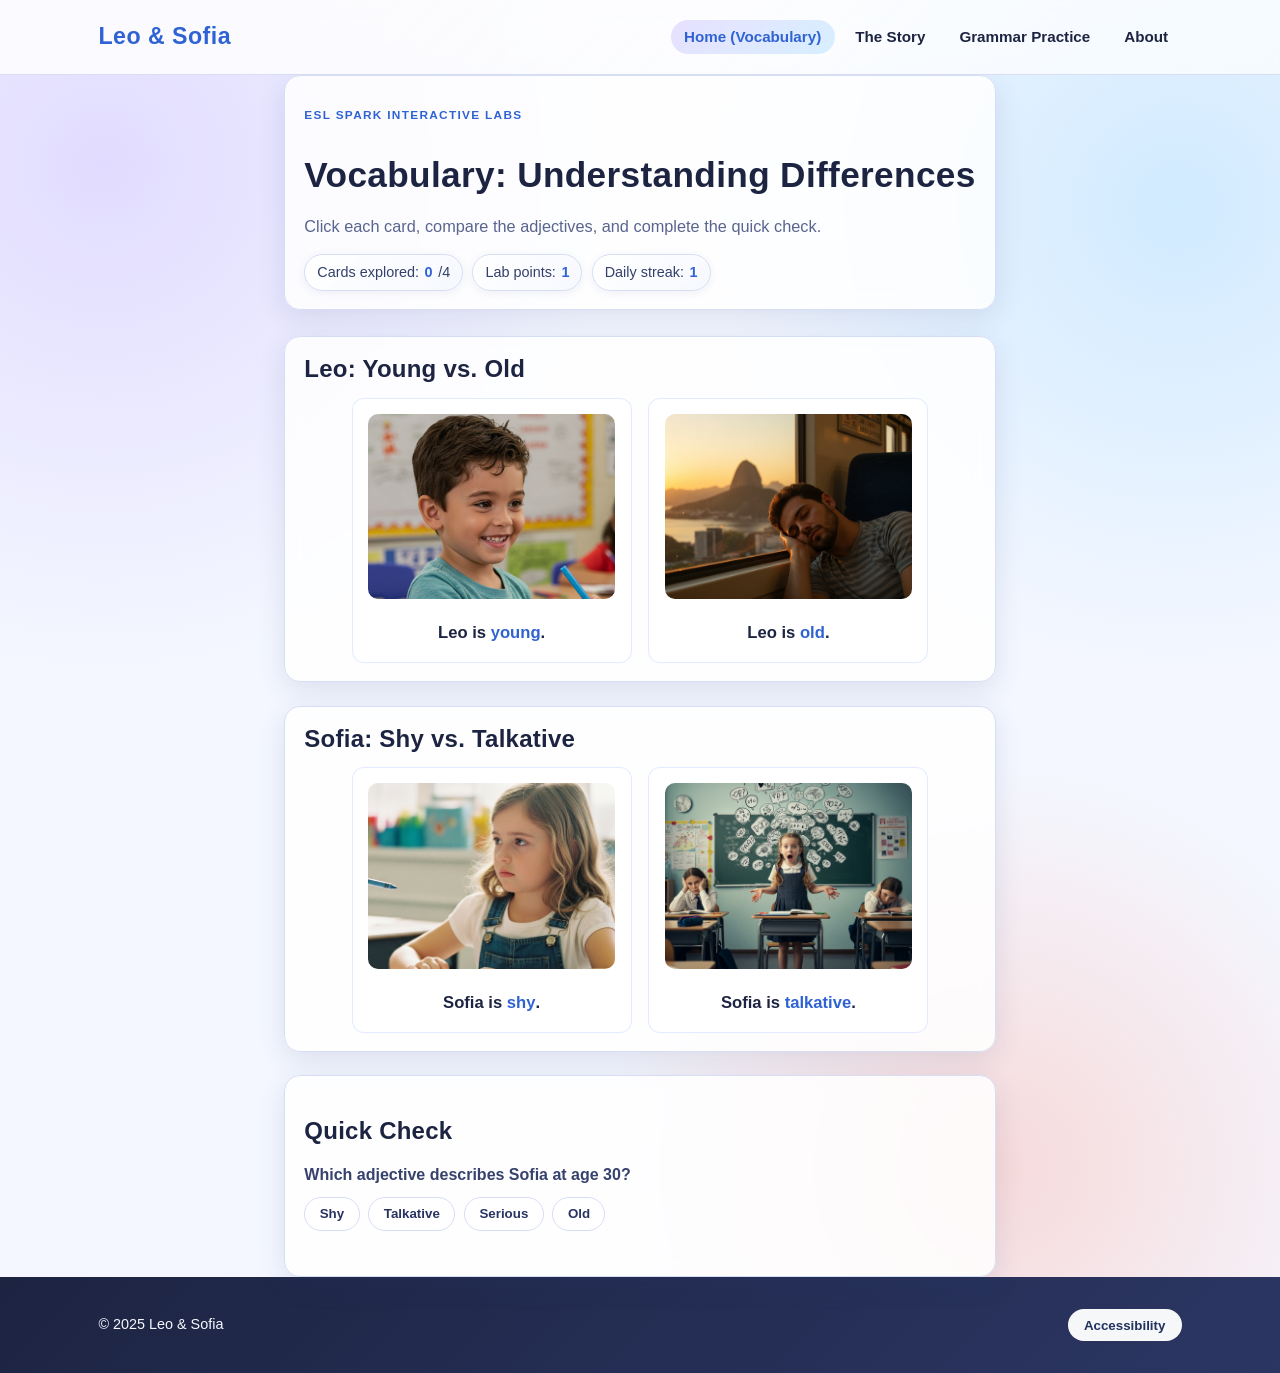
<file: index.html>
<!DOCTYPE html>
<html lang="en">
<head>
    <meta charset="UTF-8">
    <meta name="viewport" content="width=device-width, initial-scale=1.0">
    <title>Leo & Sofia: Vocabulary</title>
    <meta http-equiv="Content-Security-Policy" content="default-src 'self'; script-src 'self'; style-src 'self'; img-src 'self' data:; media-src 'self';">
    <link rel="stylesheet" href="css/main.css">
    <link rel="stylesheet" href="css/high-contrast.css">
</head>
<body>

    <header class="site-header">
        <div class="container">
            <a href="index.html" class="site-title">Leo & Sofia</a>
            <nav class="main-nav">
                <button class="nav-toggle" id="navToggle" aria-controls="primaryNav" aria-expanded="false" aria-label="Toggle navigation">
                    <span class="hamburger"></span>
                </button>
                <ul id="primaryNav" class="nav-links">
                    <li><a href="index.html" class="active">Home (Vocabulary)</a></li>
                    <li><a href="story.html">The Story</a></li>
                    <li><a href="grammar.html">Grammar Practice</a></li>
                    <li><a href="about.html">About</a></li>
                </ul>
            </nav>
        </div>
    </header>

    <main class="container">
        <section class="spark-intro" aria-labelledby="vocabTitle">
            <p class="eyebrow">ESL Spark Interactive Labs</p>
            <h2 id="vocabTitle">Vocabulary: Understanding Differences</h2>
            <p class="instructions">Click each card, compare the adjectives, and complete the quick check.</p>
            <div class="lab-stats" aria-live="polite">
                <span class="stat-pill">Cards explored: <strong id="cardsExploredCount">0</strong>/4</span>
                <span class="stat-pill">Lab points: <strong data-progress-points>0</strong></span>
                <span class="stat-pill">Daily streak: <strong data-progress-streak>0</strong></span>
            </div>
        </section>

        <section class="vocabulary-section">
            <h3>Leo: Young vs. Old</h3>
            <div class="contrast-pair">
                <div class="image-container" data-word="young" tabindex="0" role="button" aria-label="View Young Leo">
                    <img src="images/leo_young.jpg" alt="A photorealistic image of a joyful, 10-year-old boy named Leo, laughing heartily.">
                    <p class="caption">Leo is <strong>young</strong>.</p>
                </div>
                <div class="image-container" data-word="old" tabindex="0" role="button" aria-label="View Old Leo">
                    <img src="images/leo_old.jpg" alt="A photorealistic image of the same man, Leo, now 85 and sitting thoughtfully in a chair.">
                    <p class="caption">Leo is <strong>old</strong>.</p>
                </div>
            </div>
        </section>

        <section class="vocabulary-section">
            <h3>Sofia: Shy vs. Talkative</h3>
            <div class="contrast-pair">
                <div class="image-container" data-word="shy" tabindex="0" role="button" aria-label="View Shy Sofia">
                    <img src="images/sofia_shy.jpg" alt="A photorealistic image of a shy, 16-year-old girl named Sofia, looking down nervously at a party.">
                    <p class="caption">Sofia is <strong>shy</strong>.</p>
                </div>
                <div class="image-container" data-word="talkative" tabindex="0" role="button" aria-label="View Talkative Sofia">
                    <img src="images/sofia_talkative.jpg" alt="A photorealistic image of the same woman, Sofia, now 30 and talking animatedly at a cafe.">
                    <p class="caption">Sofia is <strong>talkative</strong>.</p>
                </div>
            </div>
        </section>

        <section class="spark-card quick-check" id="vocabQuickCheck" aria-labelledby="quickCheckTitle">
            <h3 id="quickCheckTitle">Quick Check</h3>
            <p class="question-text">Which adjective describes Sofia at age 30?</p>
            <div class="choice-row" role="group" aria-label="Quick check answer options">
                <button type="button" class="choice-btn" data-choice="shy">Shy</button>
                <button type="button" class="choice-btn" data-choice="talkative">Talkative</button>
                <button type="button" class="choice-btn" data-choice="serious">Serious</button>
                <button type="button" class="choice-btn" data-choice="old">Old</button>
            </div>
            <p id="vocabFeedback" class="inline-feedback" aria-live="polite"></p>
        </section>
    </main>

    <footer class="site-footer">
        <div class="footer-content container">
            <p>&copy; 2025 Leo & Sofia</p>
            <button id="contrastToggle" title="Toggle High Contrast Mode">Accessibility</button>
        </div>
    </footer>

    <script src="js/common.js" defer></script>
    <script src="js/index.js" defer></script>
</body>
</html>
</file>
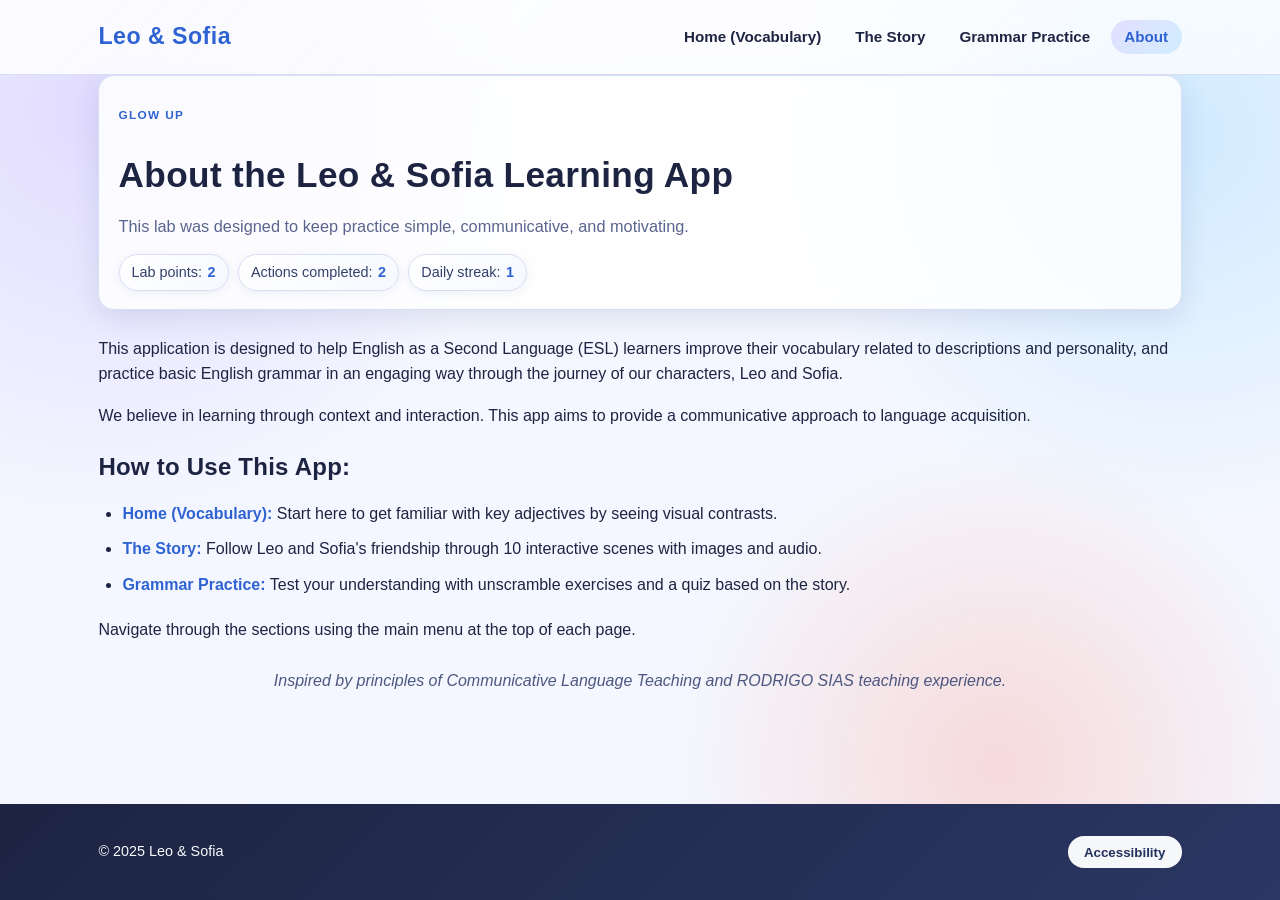
<file: about.html>
<!DOCTYPE html>
<html lang="en">
<head>
    <meta charset="UTF-8">
    <meta name="viewport" content="width=device-width, initial-scale=1.0">
    <title>Leo & Sofia: About This App</title>
    <meta http-equiv="Content-Security-Policy" content="default-src 'self'; script-src 'self'; style-src 'self'; img-src 'self' data:; media-src 'self';">
    <link rel="stylesheet" href="css/main.css">
    <link rel="stylesheet" href="css/high-contrast.css">
</head>
<body>

    <header class="site-header">
        <div class="container">
            <a href="index.html" class="site-title">Leo & Sofia</a>
            <nav class="main-nav">
                <button class="nav-toggle" id="navToggle" aria-controls="primaryNav" aria-expanded="false" aria-label="Toggle navigation">
                    <span class="hamburger"></span>
                </button>
                <ul id="primaryNav" class="nav-links">
                    <li><a href="index.html">Home (Vocabulary)</a></li>
                    <li><a href="story.html">The Story</a></li>
                    <li><a href="grammar.html">Grammar Practice</a></li>
                    <li><a href="about.html" class="active">About</a></li>
                </ul>
            </nav>
        </div>
    </header>

    <main class="container">
        <section class="spark-intro about-intro" aria-labelledby="aboutTitle">
            <p class="eyebrow">Glow Up</p>
            <h2 id="aboutTitle">About the Leo & Sofia Learning App</h2>
            <p class="instructions">This lab was designed to keep practice simple, communicative, and motivating.</p>
            <div class="lab-stats" aria-live="polite">
                <span class="stat-pill">Lab points: <strong data-progress-points>0</strong></span>
                <span class="stat-pill">Actions completed: <strong data-progress-actions>0</strong></span>
                <span class="stat-pill">Daily streak: <strong data-progress-streak>0</strong></span>
            </div>
        </section>
        
        <p>This application is designed to help English as a Second Language (ESL) learners improve their vocabulary related to descriptions and personality, and practice basic English grammar in an engaging way through the journey of our characters, Leo and Sofia.</p>
        
        <p>We believe in learning through context and interaction. This app aims to provide a communicative approach to language acquisition.</p>
        
        <h3>How to Use This App:</h3>
        <ul class="how-to-list">
            <li><strong>Home (Vocabulary):</strong> Start here to get familiar with key adjectives by seeing visual contrasts.</li>
            <li><strong>The Story:</strong> Follow Leo and Sofia's friendship through 10 interactive scenes with images and audio.</li>
            <li><strong>Grammar Practice:</strong> Test your understanding with unscramble exercises and a quiz based on the story.</li>
        </ul>
        
        <p>Navigate through the sections using the main menu at the top of each page.</p>
        
        <p class="credits"><em>Inspired by principles of Communicative Language Teaching and RODRIGO SIAS teaching experience.</em></p>

    </main>

    <footer class="site-footer">
        <div class="footer-content container">
            <p>&copy; 2025 Leo & Sofia</p>
            <button id="contrastToggle" title="Toggle High Contrast Mode">Accessibility</button>
        </div>
    </footer>

    <script src="js/common.js" defer></script>
</body>
</html>
</file>
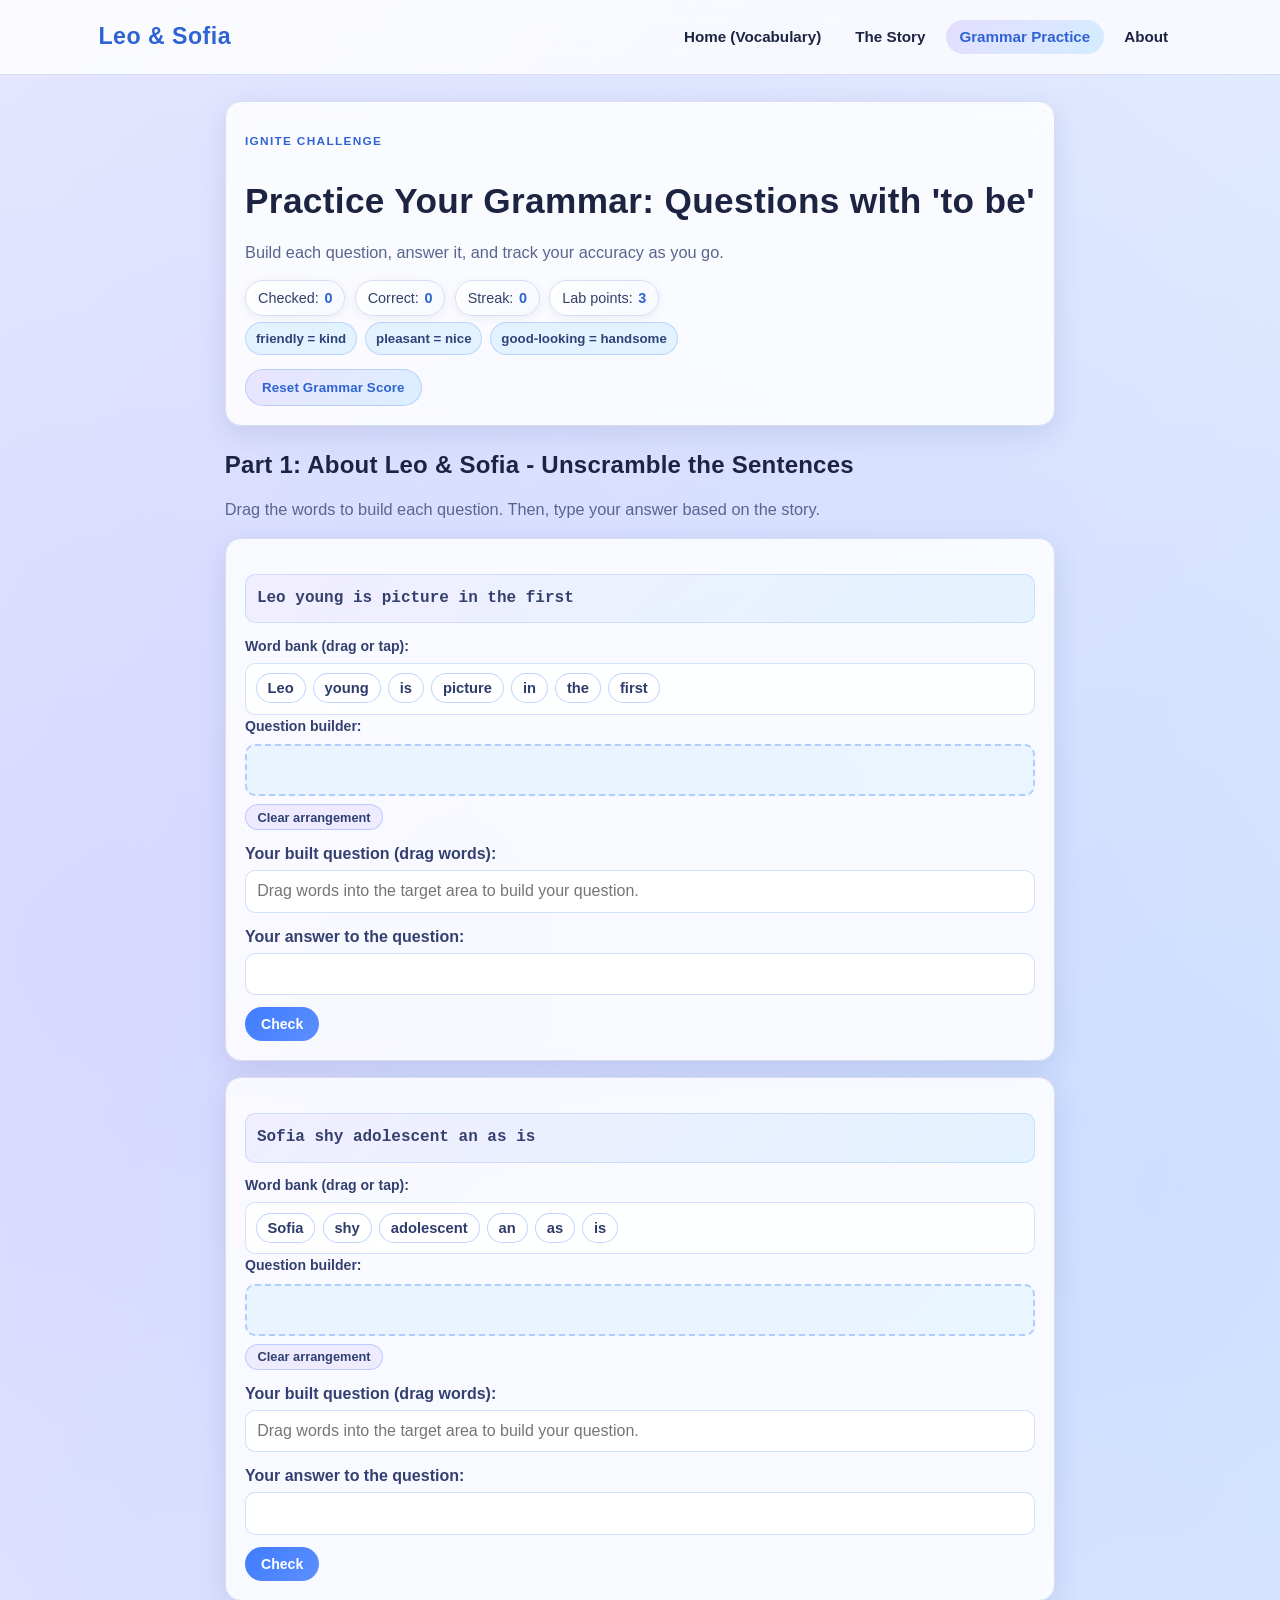
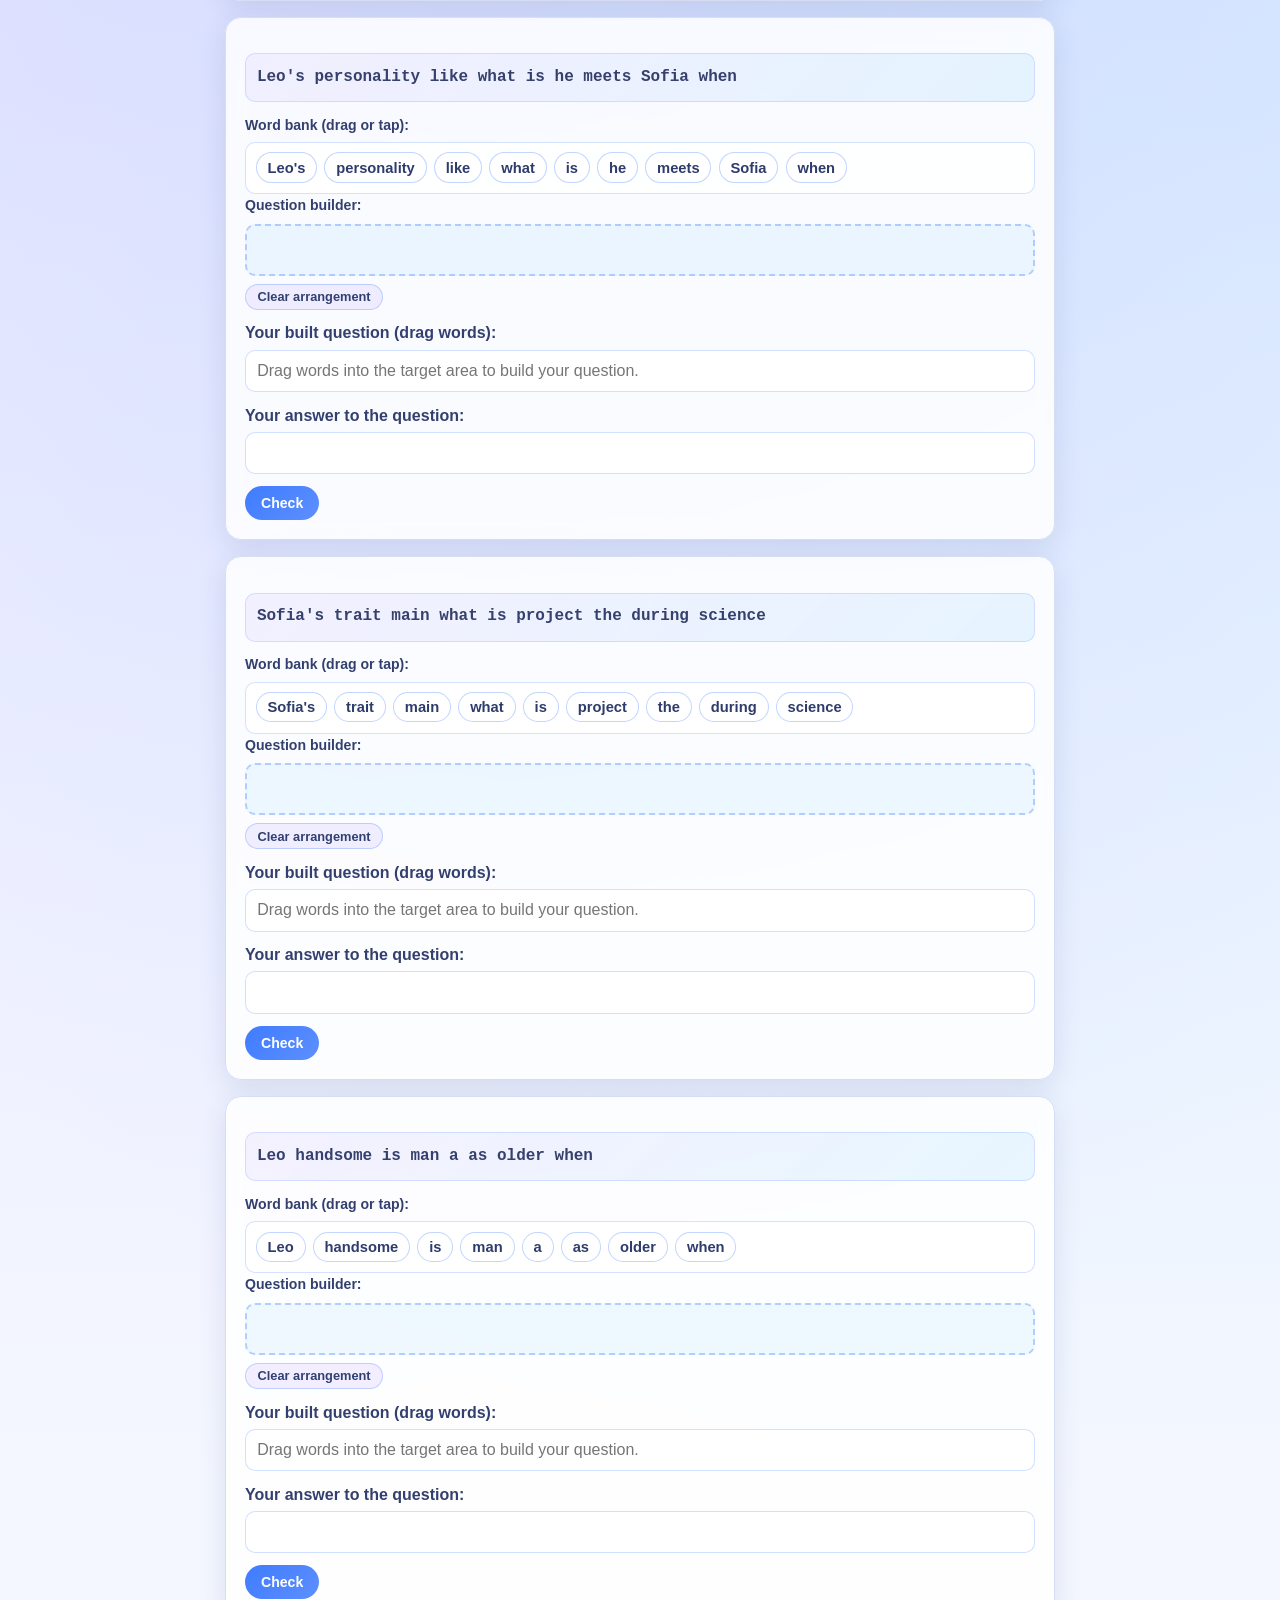
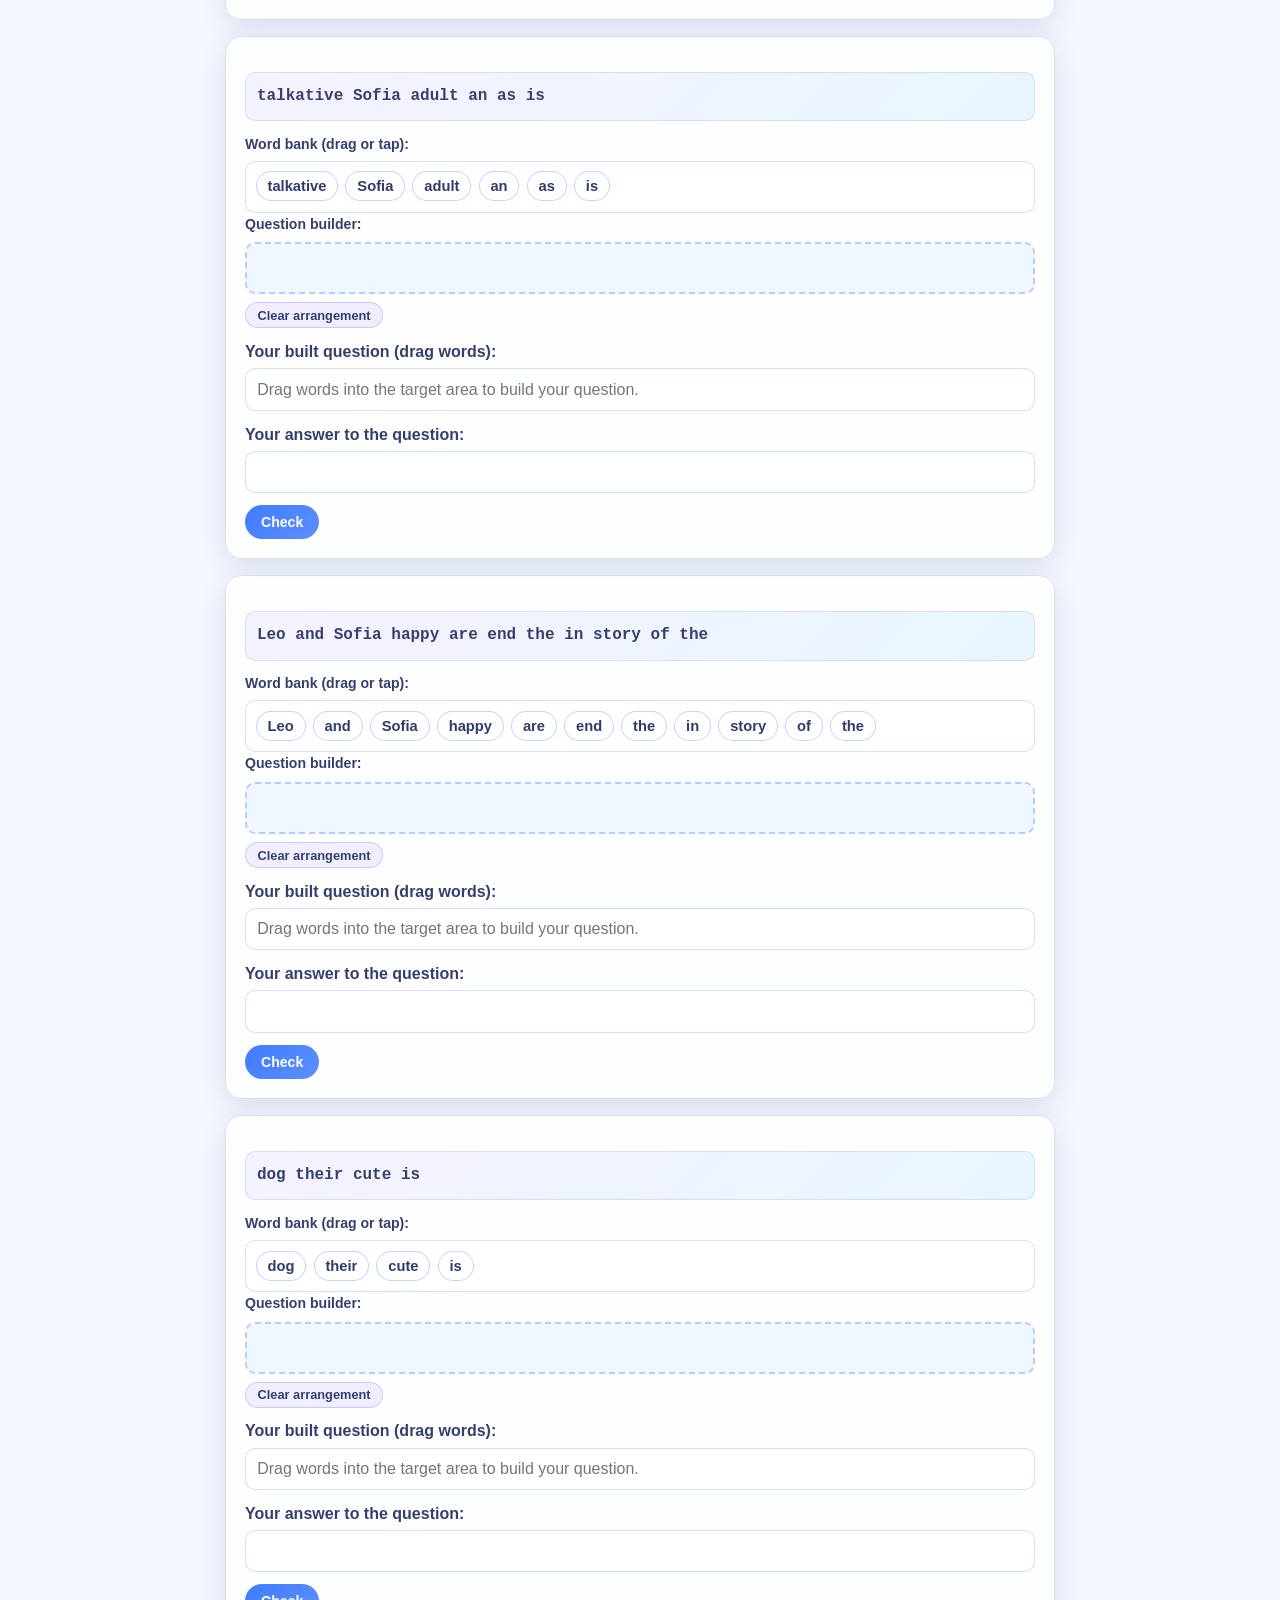
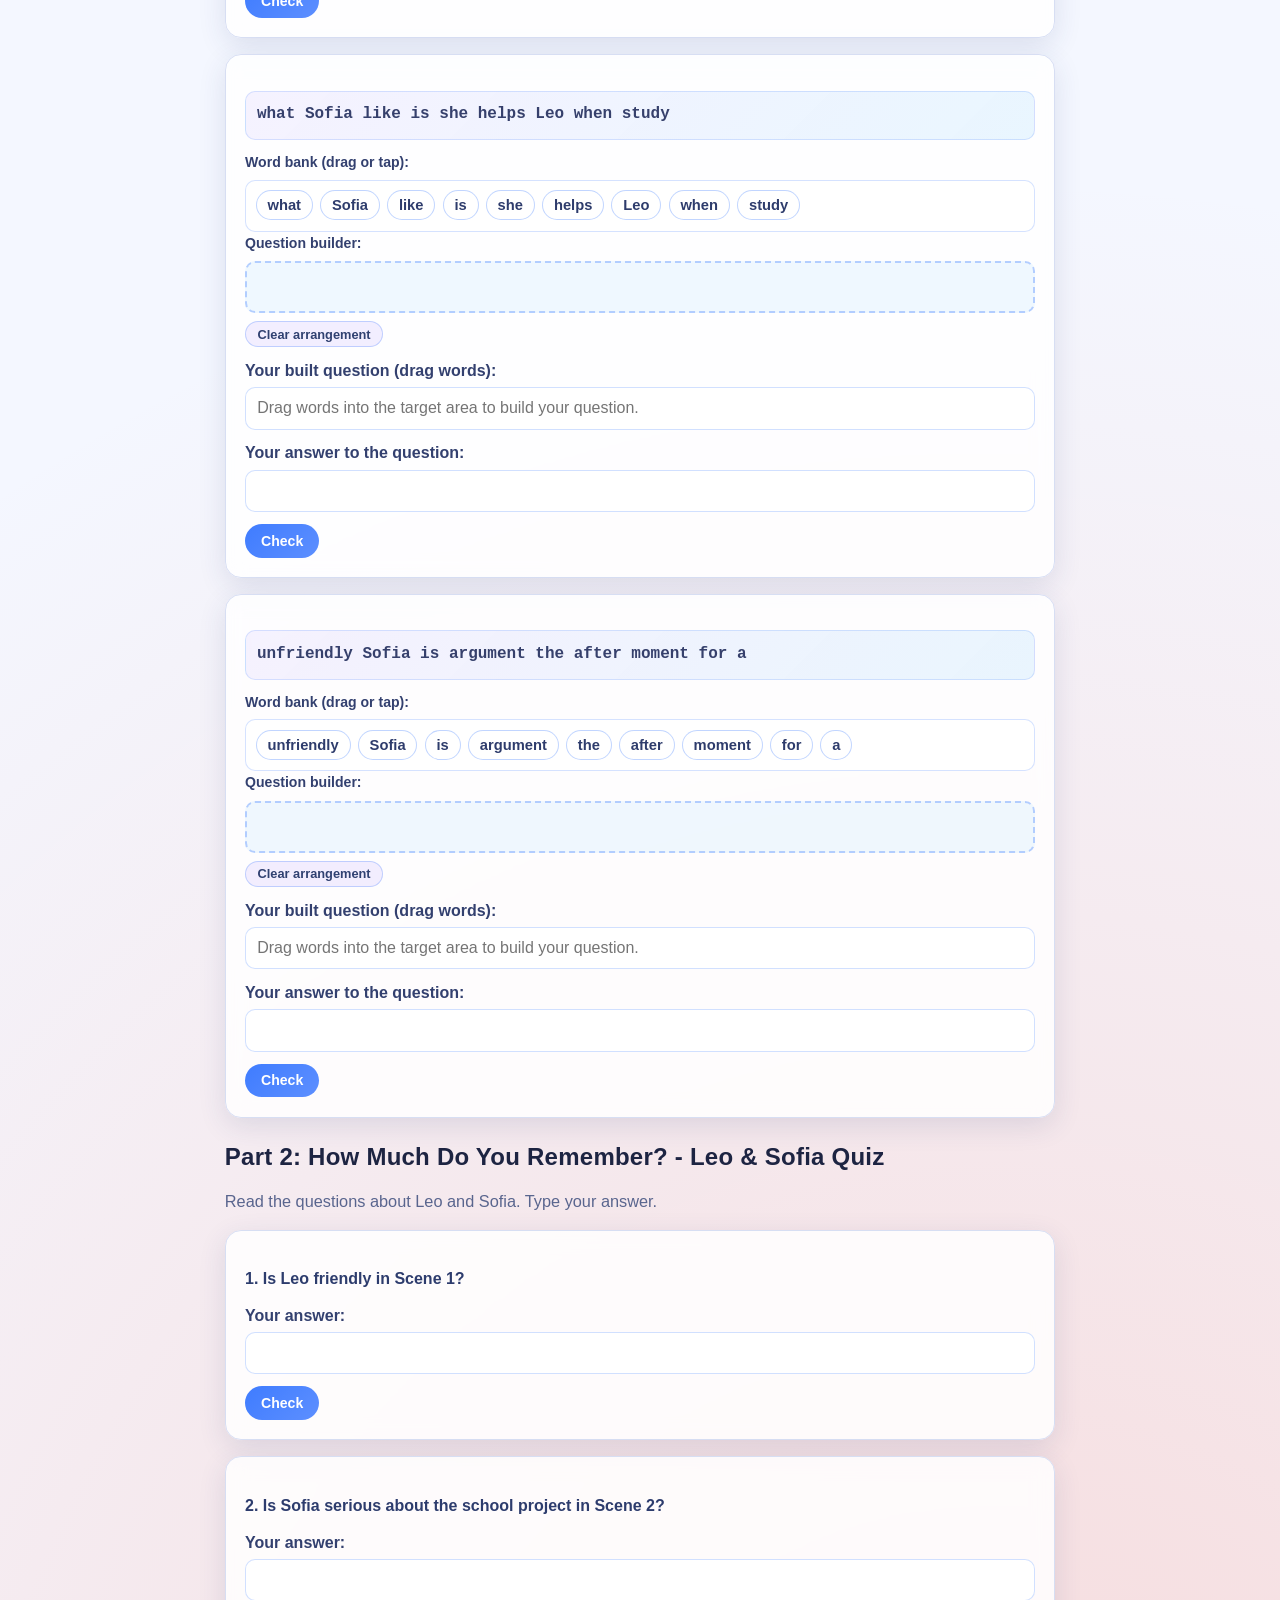
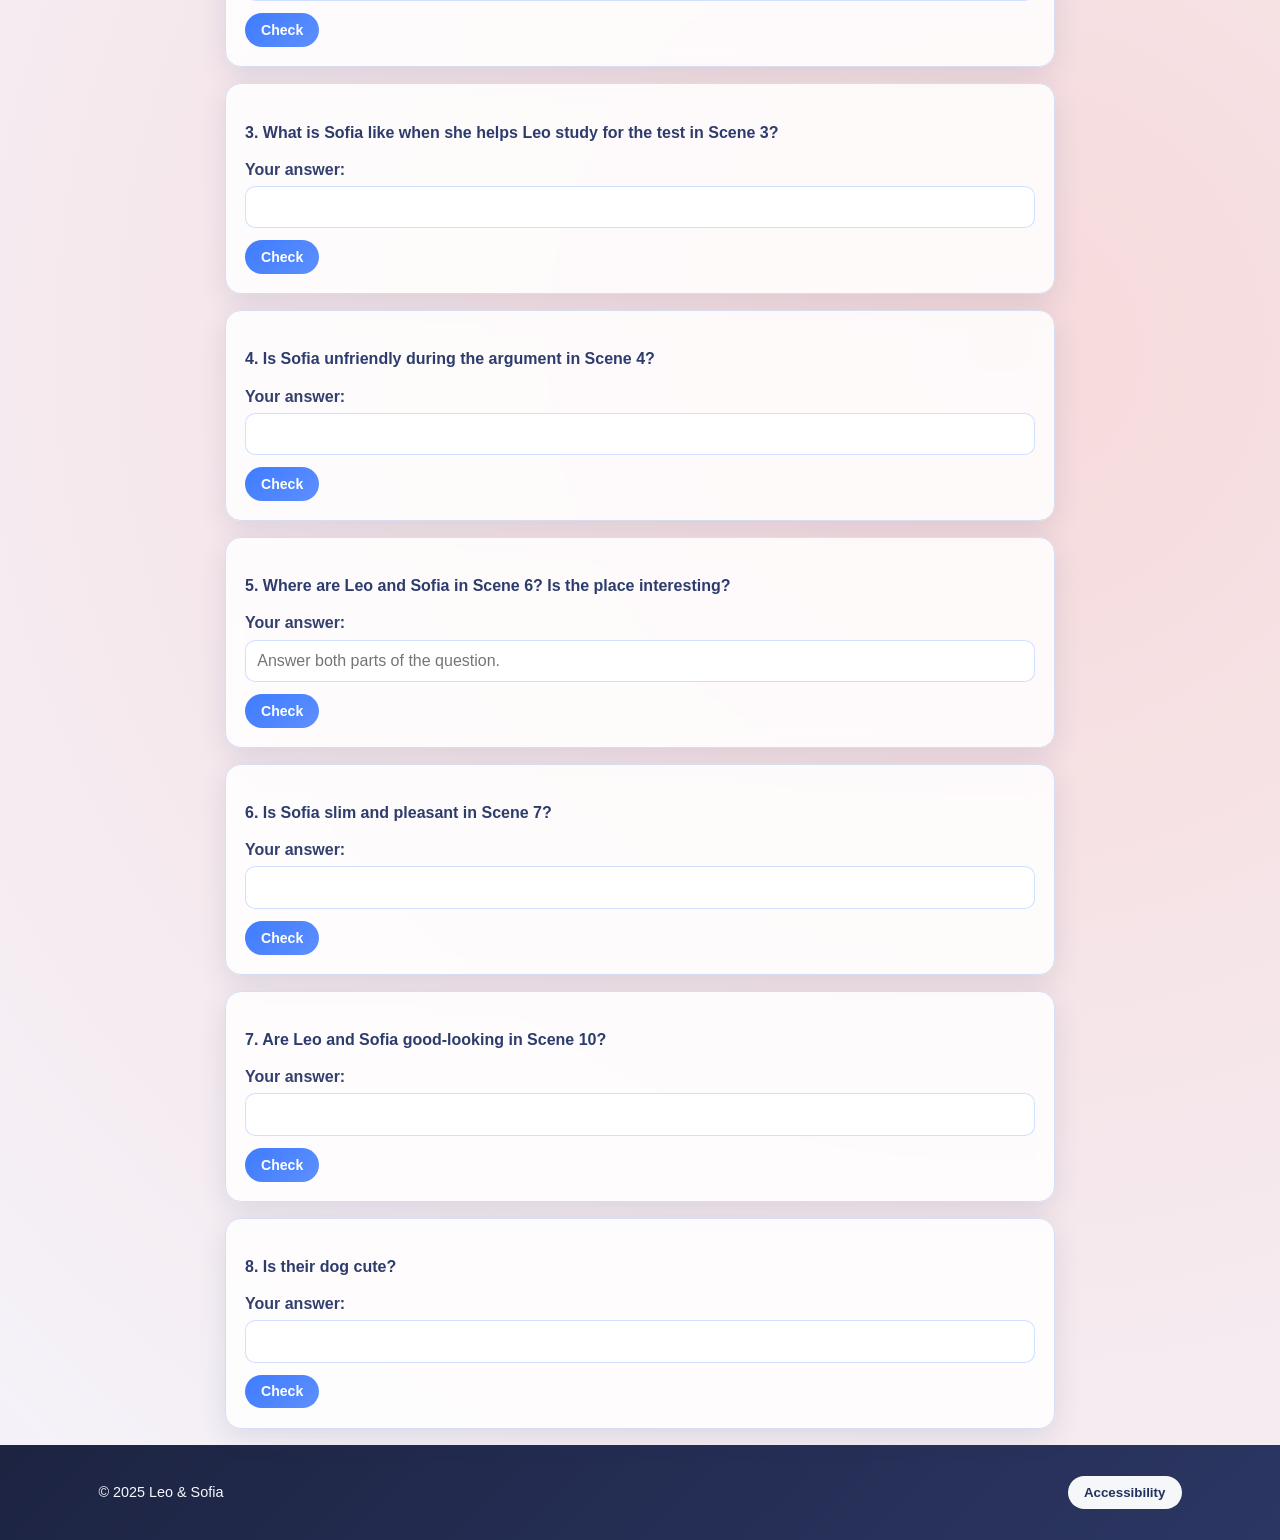
<file: grammar.html>
<!DOCTYPE html>
<html lang="en">
<head>
    <meta charset="UTF-8">
    <meta name="viewport" content="width=device-width, initial-scale=1.0">
    <title>Leo & Sofia: Grammar Practice</title>
    <meta http-equiv="Content-Security-Policy" content="default-src 'self'; script-src 'self'; style-src 'self'; img-src 'self' data:; media-src 'self';">
    <link rel="stylesheet" href="css/main.css">
    <link rel="stylesheet" href="css/grammar.css">
    <link rel="stylesheet" href="css/high-contrast.css">
</head>
<body>

    <header class="site-header">
        <div class="container">
            <a href="index.html" class="site-title">Leo & Sofia</a>
            <nav class="main-nav">
                <button class="nav-toggle" id="navToggle" aria-controls="primaryNav" aria-expanded="false" aria-label="Toggle navigation">
                    <span class="hamburger"></span>
                </button>
                <ul id="primaryNav" class="nav-links">
                    <li><a href="index.html">Home (Vocabulary)</a></li>
                    <li><a href="story.html">The Story</a></li>
                    <li><a href="grammar.html" class="active">Grammar Practice</a></li>
                    <li><a href="about.html">About</a></li>
                </ul>
            </nav>
        </div>
    </header>

    <main class="container">
        <section class="spark-intro grammar-intro" aria-labelledby="grammarTitle">
            <p class="eyebrow">Ignite Challenge</p>
            <h2 id="grammarTitle">Practice Your Grammar: Questions with 'to be'</h2>
            <p class="instructions">Build each question, answer it, and track your accuracy as you go.</p>
            <div class="lab-stats" aria-live="polite">
                <span class="stat-pill">Checked: <strong id="grammarCheckedCount">0</strong></span>
                <span class="stat-pill">Correct: <strong id="grammarCorrectCount">0</strong></span>
                <span class="stat-pill">Streak: <strong id="grammarStreakCount">0</strong></span>
                <span class="stat-pill">Lab points: <strong data-progress-points>0</strong></span>
            </div>
            <div class="synonym-hints" aria-label="Useful synonyms for your answers">
                <span class="hint-chip">friendly = kind</span>
                <span class="hint-chip">pleasant = nice</span>
                <span class="hint-chip">good-looking = handsome</span>
            </div>
            <button type="button" id="resetGrammarProgress" class="accent-btn secondary-btn">Reset Grammar Score</button>
        </section>

        <section id="unscramble-section">
            <h3>Part 1: About Leo & Sofia - Unscramble the Sentences</h3>
            <p class="instructions">Drag the words to build each question. Then, type your answer based on the story.</p>

            <div class="exercise-item">
                <p class="jumbled-words">Leo young is picture in the first</p>
                <label for="unscramble-q-0">Your built question (drag words):</label>
                <input type="text" id="unscramble-q-0" aria-label="Unscrambled question 1">
                <label for="unscramble-a-0">Your answer to the question:</label>
                <input type="text" id="unscramble-a-0" aria-label="Answer to question 1">
                <button class="check-btn" data-type="unscramble" data-index="0">Check</button>
                <p class="feedback-area" id="feedback-unscramble-0" aria-live="polite"></p>
            </div>
            <div class="exercise-item">
                <p class="jumbled-words">Sofia shy adolescent an as is</p>
                <label for="unscramble-q-1">Your built question (drag words):</label>
                <input type="text" id="unscramble-q-1" aria-label="Unscrambled question 2">
                <label for="unscramble-a-1">Your answer to the question:</label>
                <input type="text" id="unscramble-a-1" aria-label="Answer to question 2">
                <button class="check-btn" data-type="unscramble" data-index="1">Check</button>
                <p class="feedback-area" id="feedback-unscramble-1" aria-live="polite"></p>
            </div>
            <div class="exercise-item">
                <p class="jumbled-words">Leo's personality like what is he meets Sofia when</p>
                <label for="unscramble-q-2">Your built question (drag words):</label>
                <input type="text" id="unscramble-q-2" aria-label="Unscrambled question 3">
                <label for="unscramble-a-2">Your answer to the question:</label>
                <input type="text" id="unscramble-a-2" aria-label="Answer to question 3">
                <button class="check-btn" data-type="unscramble" data-index="2">Check</button>
                <p class="feedback-area" id="feedback-unscramble-2" aria-live="polite"></p>
            </div>
            <div class="exercise-item">
                <p class="jumbled-words">Sofia's trait main what is project the during science</p>
                <label for="unscramble-q-3">Your built question (drag words):</label>
                <input type="text" id="unscramble-q-3" aria-label="Unscrambled question 4">
                <label for="unscramble-a-3">Your answer to the question:</label>
                <input type="text" id="unscramble-a-3" aria-label="Answer to question 4">
                <button class="check-btn" data-type="unscramble" data-index="3">Check</button>
                <p class="feedback-area" id="feedback-unscramble-3" aria-live="polite"></p>
            </div>
            <div class="exercise-item">
                <p class="jumbled-words">Leo handsome is man a as older when</p>
                <label for="unscramble-q-4">Your built question (drag words):</label>
                <input type="text" id="unscramble-q-4" aria-label="Unscrambled question 5">
                <label for="unscramble-a-4">Your answer to the question:</label>
                <input type="text" id="unscramble-a-4" aria-label="Answer to question 5">
                <button class="check-btn" data-type="unscramble" data-index="4">Check</button>
                <p class="feedback-area" id="feedback-unscramble-4" aria-live="polite"></p>
            </div>
            <div class="exercise-item">
                <p class="jumbled-words">talkative Sofia adult an as is</p>
                <label for="unscramble-q-5">Your built question (drag words):</label>
                <input type="text" id="unscramble-q-5" aria-label="Unscrambled question 6">
                <label for="unscramble-a-5">Your answer to the question:</label>
                <input type="text" id="unscramble-a-5" aria-label="Answer to question 6">
                <button class="check-btn" data-type="unscramble" data-index="5">Check</button>
                <p class="feedback-area" id="feedback-unscramble-5" aria-live="polite"></p>
            </div>
            <div class="exercise-item">
                <p class="jumbled-words">Leo and Sofia happy are end the in story of the</p>
                <label for="unscramble-q-6">Your built question (drag words):</label>
                <input type="text" id="unscramble-q-6" aria-label="Unscrambled question 7">
                <label for="unscramble-a-6">Your answer to the question:</label>
                <input type="text" id="unscramble-a-6" aria-label="Answer to question 7">
                <button class="check-btn" data-type="unscramble" data-index="6">Check</button>
                <p class="feedback-area" id="feedback-unscramble-6" aria-live="polite"></p>
            </div>
            <div class="exercise-item">
                <p class="jumbled-words">dog their cute is</p>
                <label for="unscramble-q-7">Your built question (drag words):</label>
                <input type="text" id="unscramble-q-7" aria-label="Unscrambled question 8">
                <label for="unscramble-a-7">Your answer to the question:</label>
                <input type="text" id="unscramble-a-7" aria-label="Answer to question 8">
                <button class="check-btn" data-type="unscramble" data-index="7">Check</button>
                <p class="feedback-area" id="feedback-unscramble-7" aria-live="polite"></p>
            </div>
            <div class="exercise-item">
                <p class="jumbled-words">what Sofia like is she helps Leo when study</p>
                <label for="unscramble-q-8">Your built question (drag words):</label>
                <input type="text" id="unscramble-q-8" aria-label="Unscrambled question 9">
                <label for="unscramble-a-8">Your answer to the question:</label>
                <input type="text" id="unscramble-a-8" aria-label="Answer to question 9">
                <button class="check-btn" data-type="unscramble" data-index="8">Check</button>
                <p class="feedback-area" id="feedback-unscramble-8" aria-live="polite"></p>
            </div>
            <div class="exercise-item">
                <p class="jumbled-words">unfriendly Sofia is argument the after moment for a</p>
                <label for="unscramble-q-9">Your built question (drag words):</label>
                <input type="text" id="unscramble-q-9" aria-label="Unscrambled question 10">
                <label for="unscramble-a-9">Your answer to the question:</label>
                <input type="text" id="unscramble-a-9" aria-label="Answer to question 10">
                <button class="check-btn" data-type="unscramble" data-index="9">Check</button>
                <p class="feedback-area" id="feedback-unscramble-9" aria-live="polite"></p>
            </div>
        </section>

        <section id="quiz-section">
            <h3>Part 2: How Much Do You Remember? - Leo & Sofia Quiz</h3>
            <p class="instructions">Read the questions about Leo and Sofia. Type your answer.</p>

            <div class="quiz-item">
                <p class="quiz-question">1. Is Leo friendly in Scene 1?</p>
                <label for="quiz-a-0">Your answer:</label>
                <input type="text" id="quiz-a-0" aria-label="Answer to quiz question 1">
                <button class="check-btn" data-type="quiz" data-index="0">Check</button>
                <p class="feedback-area" id="feedback-quiz-0" aria-live="polite"></p>
            </div>
            <div class="quiz-item">
                <p class="quiz-question">2. Is Sofia serious about the school project in Scene 2?</p>
                <label for="quiz-a-1">Your answer:</label>
                <input type="text" id="quiz-a-1" aria-label="Answer to quiz question 2">
                <button class="check-btn" data-type="quiz" data-index="1">Check</button>
                <p class="feedback-area" id="feedback-quiz-1" aria-live="polite"></p>
            </div>
            <div class="quiz-item">
                <p class="quiz-question">3. What is Sofia like when she helps Leo study for the test in Scene 3?</p>
                <label for="quiz-a-2">Your answer:</label>
                <input type="text" id="quiz-a-2" aria-label="Answer to quiz question 3">
                <button class="check-btn" data-type="quiz" data-index="2">Check</button>
                <p class="feedback-area" id="feedback-quiz-2" aria-live="polite"></p>
            </div>
            <div class="quiz-item">
                <p class="quiz-question">4. Is Sofia unfriendly during the argument in Scene 4?</p>
                <label for="quiz-a-3">Your answer:</label>
                <input type="text" id="quiz-a-3" aria-label="Answer to quiz question 4">
                <button class="check-btn" data-type="quiz" data-index="3">Check</button>
                <p class="feedback-area" id="feedback-quiz-3" aria-live="polite"></p>
            </div>
            <div class="quiz-item">
                <p class="quiz-question">5. Where are Leo and Sofia in Scene 6? Is the place interesting?</p>
                <label for="quiz-a-4">Your answer:</label>
                <input type="text" id="quiz-a-4" aria-label="Answer to quiz question 5" placeholder="Answer both parts of the question.">
                <button class="check-btn" data-type="quiz" data-index="4">Check</button>
                <p class="feedback-area" id="feedback-quiz-4" aria-live="polite"></p>
            </div>
            <div class="quiz-item">
                <p class="quiz-question">6. Is Sofia slim and pleasant in Scene 7?</p>
                <label for="quiz-a-5">Your answer:</label>
                <input type="text" id="quiz-a-5" aria-label="Answer to quiz question 6">
                <button class="check-btn" data-type="quiz" data-index="5">Check</button>
                <p class="feedback-area" id="feedback-quiz-5" aria-live="polite"></p>
            </div>
            <div class="quiz-item">
                <p class="quiz-question">7. Are Leo and Sofia good-looking in Scene 10?</p>
                <label for="quiz-a-6">Your answer:</label>
                <input type="text" id="quiz-a-6" aria-label="Answer to quiz question 7">
                <button class="check-btn" data-type="quiz" data-index="6">Check</button>
                <p class="feedback-area" id="feedback-quiz-6" aria-live="polite"></p>
            </div>
            <div class="quiz-item">
                <p class="quiz-question">8. Is their dog cute?</p>
                <label for="quiz-a-7">Your answer:</label>
                <input type="text" id="quiz-a-7" aria-label="Answer to quiz question 8">
                <button class="check-btn" data-type="quiz" data-index="7">Check</button>
                <p class="feedback-area" id="feedback-quiz-7" aria-live="polite"></p>
            </div>
        </section>

    </main>

    <footer class="site-footer">
        <div class="footer-content container">
            <p>&copy; 2025 Leo & Sofia</p>
            <button id="contrastToggle" title="Toggle High Contrast Mode">Accessibility</button>
        </div>
    </footer>

    <script src="js/common.js" defer></script>
    <script src="js/grammar.js" defer></script>
</body>
</html>
</file>
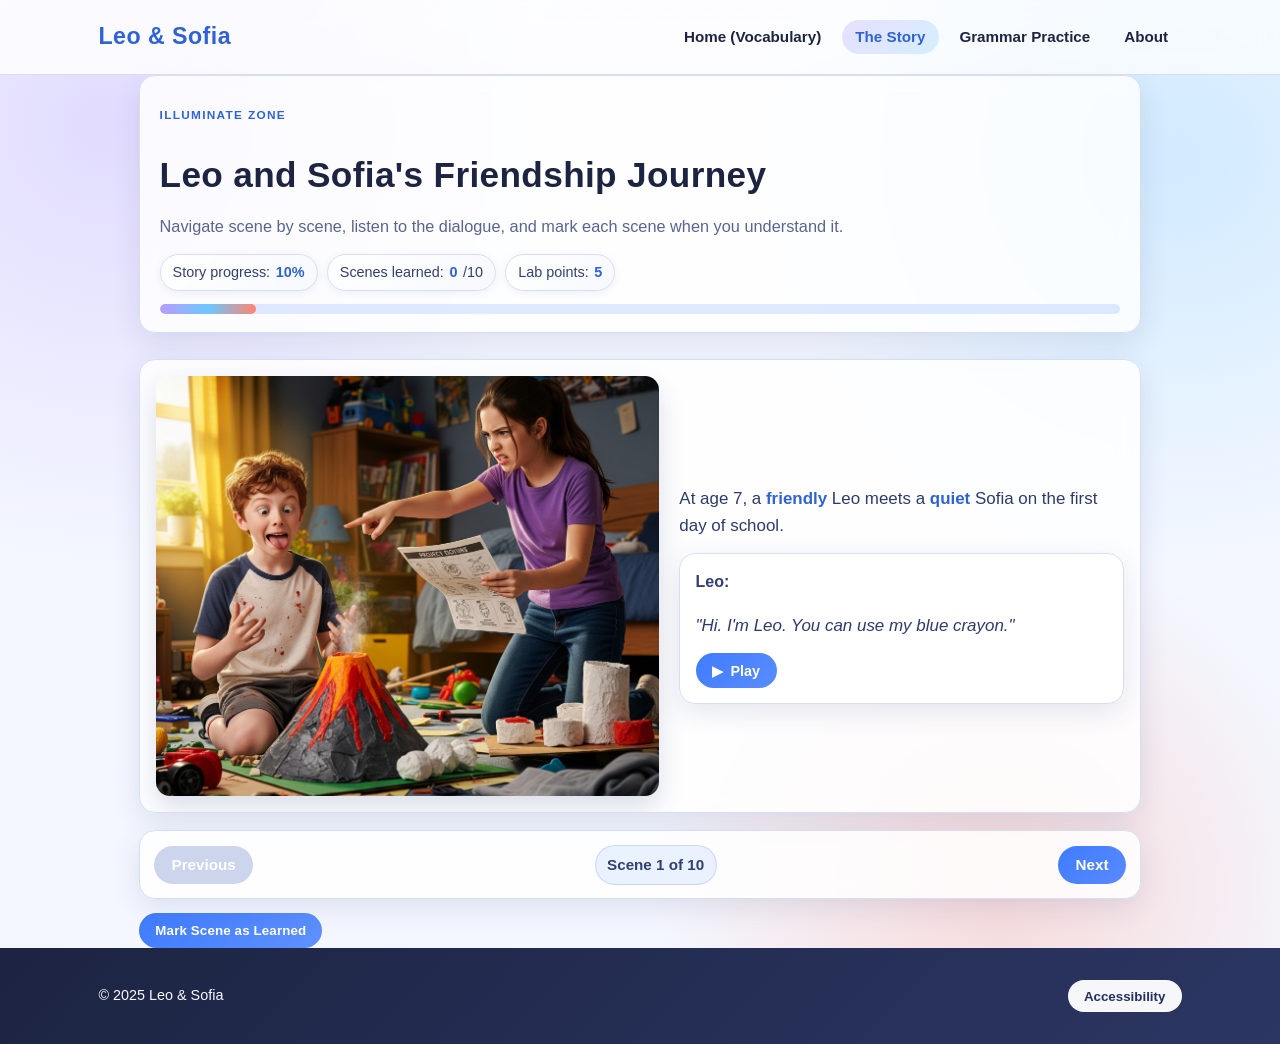
<file: story.html>
<!DOCTYPE html>
<html lang="en">
<head>
    <meta charset="UTF-8">
    <meta name="viewport" content="width=device-width, initial-scale=1.0">
    <title>Leo & Sofia: Their Story</title>
    <meta http-equiv="Content-Security-Policy" content="default-src 'self'; script-src 'self'; style-src 'self'; img-src 'self' data:; media-src 'self';">
    <link rel="stylesheet" href="css/main.css">
    <link rel="stylesheet" href="css/story.css">
    <link rel="stylesheet" href="css/high-contrast.css">
</head>
<body>

    <header class="site-header">
        <div class="container">
            <a href="index.html" class="site-title">Leo & Sofia</a>
            <nav class="main-nav">
                <button class="nav-toggle" id="navToggle" aria-controls="primaryNav" aria-expanded="false" aria-label="Toggle navigation">
                    <span class="hamburger"></span>
                </button>
                <ul id="primaryNav" class="nav-links">
                    <li><a href="index.html">Home (Vocabulary)</a></li>
                    <li><a href="story.html" class="active">The Story</a></li>
                    <li><a href="grammar.html">Grammar Practice</a></li>
                    <li><a href="about.html">About</a></li>
                </ul>
            </nav>
        </div>
    </header>

    <main class="container">
        <section class="spark-intro story-intro" aria-labelledby="storyTitle">
            <p class="eyebrow">Illuminate Zone</p>
            <h2 id="storyTitle">Leo and Sofia's Friendship Journey</h2>
            <p class="instructions">Navigate scene by scene, listen to the dialogue, and mark each scene when you understand it.</p>
            <div class="lab-stats" aria-live="polite">
                <span class="stat-pill">Story progress: <strong id="sceneProgressPercent">10%</strong></span>
                <span class="stat-pill">Scenes learned: <strong id="learnedSceneCount">0</strong>/10</span>
                <span class="stat-pill">Lab points: <strong data-progress-points>0</strong></span>
            </div>
            <div class="progress-track" aria-hidden="true">
                <div id="sceneProgressBar" class="progress-fill"></div>
            </div>
        </section>

        <div id="story-container">
            <div class="story-scene" id="scene-1">
                <img src="images/story_scene01_meeting.jpg" alt="7-year-old Leo with a friendly smile offering a crayon to a quiet 7-year-old Sofia.">
                <div class="scene-content">
                    <p>At age 7, a <strong>friendly</strong> Leo meets a <strong>quiet</strong> Sofia on the first day of school.</p>
                    <div class="dialogue" role="group" aria-label="Scene 1 Dialogue">
                        <span class="character-name">Leo:</span>
                        <p class="character-line">"Hi. I'm Leo. You can use my blue crayon."</p>
                        <button class="play-audio-btn" data-audio-src="audio/story_scene01_leo.mp3" aria-label="Play Leo's line">
                            <span class="play-icon">▶</span><span class="pause-icon" hidden>❚❚</span> Play
                        </button>
                    </div>
                </div>
            </div>
            <div class="story-scene" id="scene-2">
                <img src="images/story_scene02_project.jpg" alt="12-year-old Leo being funny while a very serious Sofia points at their science project.">
                <div class="scene-content">
                    <p>At 12, Leo is being <strong>funny</strong>, but Sofia is very <strong>serious</strong> about their science project.</p>
                     <div class="dialogue" role="group" aria-label="Scene 2 Dialogue">
                        <span class="character-name">Sofia:</span>
                        <p class="character-line">"Leo, stop. This is serious. We need to work."</p>
                        <button class="play-audio-btn" data-audio-src="audio/story_scene02_sofia.mp3" aria-label="Play Sofia's line">
                            <span class="play-icon">▶</span><span class="pause-icon" hidden>❚❚</span> Play
                        </button>
                    </div>
                </div>
            </div>
            <div class="story-scene" id="scene-3">
                <img src="images/story_scene03_testhelp.jpg" alt="16-year-old Sofia looking smart and kind as she helps Leo study.">
                <div class="scene-content">
                    <p>At 16, <strong>smart</strong> and <strong>kind</strong> Sofia helps a struggling Leo study.</p>
                     <div class="dialogue" role="group" aria-label="Scene 3 Dialogue">
                        <span class="character-name">Leo:</span>
                        <p class="character-line">"Wow, Sofia. You are very smart. Thank you."</p>
                        <button class="play-audio-btn" data-audio-src="audio/story_scene03_leo.mp3" aria-label="Play Leo's line">
                            <span class="play-icon">▶</span><span class="pause-icon" hidden>❚❚</span> Play
                        </button>
                    </div>
                </div>
            </div>
            <div class="story-scene" id="scene-4">
                <img src="images/story_scene04_argument.jpg" alt="19-year-old Sofia looking unfriendly during an argument with a sad Leo.">
                <div class="scene-content">
                    <p>At 19, an argument makes Sofia look <strong>unfriendly</strong> for a moment.</p>
                     <div class="dialogue" role="group" aria-label="Scene 4 Dialogue">
                        <span class="character-name">Leo:</span>
                        <p class="character-line">"Sofia... I am sorry. Please, don't be like this."</p>
                        <button class="play-audio-btn" data-audio-src="audio/story_scene04_leo.mp3" aria-label="Play Leo's line">
                            <span class="play-icon">▶</span><span class="pause-icon" hidden>❚❚</span> Play
                        </button>
                    </div>
                </div>
            </div>
            <div class="story-scene" id="scene-5">
                <img src="images/story_scene05_apology.jpg" alt="Sofia with a nice, forgiving expression as Leo apologizes.">
                <div class="scene-content">
                    <p>The next day, Sofia is <strong>nice</strong> and ready to talk.</p>
                     <div class="dialogue" role="group" aria-label="Scene 5 Dialogue">
                        <span class="character-name">Sofia:</span>
                        <p class="character-line">"It's okay, Leo. You are my friend. Let's talk."</p>
                        <button class="play-audio-btn" data-audio-src="audio/story_scene05_sofia.mp3" aria-label="Play Sofia's line">
                            <span class="play-icon">▶</span><span class="pause-icon" hidden>❚❚</span> Play
                        </button>
                    </div>
                </div>
            </div>
            <div class="story-scene" id="scene-6">
                <img src="images/story_scene06_trip.jpg" alt="Young adults Leo and Sofia looking at a map during an interesting trip to a foreign market.">
                <div class="scene-content">
                    <p>At 25, the <strong>young</strong> adults take an <strong>interesting</strong> trip.</p>
                     <div class="dialogue" role="group" aria-label="Scene 6 Dialogue">
                        <span class="character-name">Leo:</span>
                        <p class="character-line">"This place is so interesting! Where to next?"</p>
                        <button class="play-audio-btn" data-audio-src="audio/story_scene06_leo.mp3" aria-label="Play Leo's line">
                            <span class="play-icon">▶</span><span class="pause-icon" hidden>❚❚</span> Play
                        </button>
                    </div>
                </div>
            </div>
            <div class="story-scene" id="scene-7">
                <img src="images/story_scene07_newjob.jpg" alt="A slim and pleasant Sofia advises a nervous Leo about a new job.">
                <div class="scene-content">
                    <p>At 28, a <strong>slim</strong> and <strong>pleasant</strong> Sofia advises a nervous Leo.</p>
                     <div class="dialogue" role="group" aria-label="Scene 7 Dialogue">
                        <span class="character-name">Sofia:</span>
                        <p class="character-line">"You are smart and kind. Just be you. You will be great."</p>
                        <button class="play-audio-btn" data-audio-src="audio/story_scene07_sofia.mp3" aria-label="Play Sofia's line">
                            <span class="play-icon">▶</span><span class="pause-icon" hidden>❚❚</span> Play
                        </button>
                    </div>
                </div>
            </div>
            <div class="story-scene" id="scene-8">
                <img src="images/story_scene08_celebration.jpg" alt="A handsome Leo and beautiful Sofia celebrating at a nice restaurant.">
                <div class="scene-content">
                    <p>Leo gets the job! He looks <strong>handsome</strong>, and Sofia looks <strong>beautiful</strong>.</p>
                     <div class="dialogue" role="group" aria-label="Scene 8 Dialogue">
                        <span class="character-name">Leo:</span>
                        <p class="character-line">"To my best friend. Thank you, Sofia."</p>
                        <button class="play-audio-btn" data-audio-src="audio/story_scene08_leo.mp3" aria-label="Play Leo's line">
                            <span class="play-icon">▶</span><span class="pause-icon" hidden>❚❚</span> Play
                        </button>
                    </div>
                </div>
            </div>
            <div class="story-scene" id="scene-9">
                <img src="images/story_scene09_dogadoption.jpg" alt="Leo and Sofia smiling as they adopt a cute puppy from a shelter.">
                <div class="scene-content">
                    <p>At 32, they adopt a very <strong>cute</strong> dog.</p>
                     <div class="dialogue" role="group" aria-label="Scene 9 Dialogue">
                        <span class="character-name">Sofia:</span>
                        <p class="character-line">"Oh, Leo! He is so cute! We have to take him."</p>
                        <button class="play-audio-btn" data-audio-src="audio/story_scene09_sofia.mp3" aria-label="Play Sofia's line">
                            <span class="play-icon">▶</span><span class="pause-icon" hidden>❚❚</span> Play
                        </button>
                    </div>
                </div>
            </div>
            <div class="story-scene" id="scene-10">
                <img src="images/story_scene10_stillfriends.jpg" alt="Good-looking, happy friends Leo and Sofia picnicking in a park at age 40.">
                <div class="scene-content">
                    <p>At 40, the <strong>good-looking</strong> friends are still <strong>happy</strong> together.</p>
                     <div class="dialogue" role="group" aria-label="Scene 10 Dialogue">
                        <span class="character-name">Leo:</span>
                        <p class="character-line">"Forty years old. And you are still my best friend."</p>
                        <button class="play-audio-btn" data-audio-src="audio/story_scene10_leo.mp3" aria-label="Play Leo's line">
                            <span class="play-icon">▶</span><span class="pause-icon" hidden>❚❚</span> Play
                        </button>
                    </div>
                </div>
            </div>
        </div>

        <div id="story-nav-controls">
            <button id="prevSceneBtn">Previous</button>
            <span id="sceneIndicator"></span>
            <button id="nextSceneBtn">Next</button>
        </div>
        <div class="story-action-row">
            <button type="button" id="markSceneLearnedBtn" class="accent-btn">Mark Scene as Learned</button>
            <p id="learnedFeedback" class="inline-feedback" aria-live="polite"></p>
        </div>
    </main>

    <footer class="site-footer">
        <div class="footer-content container">
            <p>&copy; 2025 Leo & Sofia</p>
            <button id="contrastToggle" title="Toggle High Contrast Mode">Accessibility</button>
        </div>
    </footer>

    <script src="js/common.js" defer></script>
    <script src="js/story.js" defer></script>
</body>
</html>
</file>
<file: css/main.css>
/* css/main.css - Shared styles for the entire application */

/* 1. VARIABLES / CUSTOM PROPERTIES */
:root {
    --color-primary: #3f7cff;
    --color-primary-dark: #2f63d3;
    --color-lavender: #b69dff;
    --color-coral: #ff846f;
    --color-sky: #6cc7ff;
    --color-text: #1d2442;
    --color-muted: #59658e;
    --color-background: #f4f7ff;
    --color-surface: rgba(255, 255, 255, 0.84);
    --color-surface-solid: #ffffff;
    --color-border: #d7def3;
    --font-family-base: "Open Sans", "Inter", "Segoe UI", Tahoma, Geneva, Verdana, sans-serif;
    --font-family-heading: "Montserrat", "Poppins", "Segoe UI", Tahoma, Geneva, Verdana, sans-serif;
    --container-width: 1120px;
    --radius-lg: 16px;
    --radius-md: 12px;
    --shadow-soft: 0 8px 28px rgba(43, 61, 116, 0.12);
    --shadow-hover: 0 16px 36px rgba(55, 78, 144, 0.2);
}

/* 2. BASIC RESET & GLOBAL STYLES */
*,
*::before,
*::after {
    box-sizing: border-box;
}

body {
    font-family: var(--font-family-base);
    line-height: 1.6;
    color: var(--color-text);
    background: radial-gradient(circle at 8% 12%, rgba(182, 157, 255, 0.3), transparent 30%),
        radial-gradient(circle at 92% 15%, rgba(108, 199, 255, 0.26), transparent 28%),
        radial-gradient(circle at 78% 85%, rgba(255, 132, 111, 0.25), transparent 26%),
        var(--color-background);
    margin: 0;
    display: flex;
    flex-direction: column;
    min-height: 100vh;
    overflow-x: hidden;
}

main {
    flex-grow: 1;
    padding: 2.3rem 0 2.9rem;
}

h1,
h2,
h3 {
    font-family: var(--font-family-heading);
    line-height: 1.2;
    margin-bottom: 0.85rem;
    letter-spacing: 0.01em;
}

h2 {
    font-size: clamp(1.55rem, 1.1rem + 1.45vw, 2.2rem);
}

h3 {
    font-size: clamp(1.2rem, 1.02rem + 0.75vw, 1.5rem);
}

p {
    margin-bottom: 0.95rem;
}

strong {
    color: var(--color-primary-dark);
}

a {
    color: inherit;
}

/* 3. LAYOUT */
.container {
    max-width: var(--container-width);
    margin: 0 auto;
    padding: 0 1.15rem;
}

/* 4. HEADER & NAVIGATION */
.site-header {
    background: linear-gradient(135deg, rgba(255, 255, 255, 0.84), rgba(255, 255, 255, 0.7));
    border-bottom: 1px solid var(--color-border);
    position: sticky;
    top: 0;
    z-index: 100;
    backdrop-filter: blur(12px);
}

.site-header .container {
    display: flex;
    justify-content: space-between;
    align-items: center;
    min-height: 74px;
}

.site-title {
    font-family: var(--font-family-heading);
    font-weight: 700;
    font-size: clamp(1.15rem, 1rem + 0.62vw, 1.45rem);
    text-decoration: none;
    color: var(--color-primary-dark);
    letter-spacing: 0.02em;
}

.nav-links {
    list-style: none;
    display: flex;
    gap: 0.45rem;
    margin: 0;
    padding: 0;
}

.nav-links a {
    text-decoration: none;
    color: var(--color-text);
    font-weight: 600;
    font-size: 0.95rem;
    padding: 0.52rem 0.84rem;
    border-radius: 999px;
    transition: transform 0.2s ease, background-color 0.2s ease, color 0.2s ease;
}

.nav-links a:hover {
    background-color: rgba(63, 124, 255, 0.12);
    color: var(--color-primary-dark);
    transform: translateY(-1px);
}

.nav-links a.active {
    background: linear-gradient(135deg, rgba(182, 157, 255, 0.3), rgba(108, 199, 255, 0.25));
    color: var(--color-primary-dark);
}

/* Accessibility Focus */
:focus-visible {
    outline: 3px solid var(--color-coral);
    outline-offset: 2px;
}

.nav-toggle:focus-visible {
    outline: 3px solid var(--color-coral);
}

/* 5. MOBILE NAVIGATION */
.nav-toggle {
    display: none;
    background: none;
    border: none;
    cursor: pointer;
    padding: 0.5rem;
    z-index: 1001;
}

.hamburger {
    display: block;
    position: relative;
    width: 24px;
    height: 2px;
    background-color: var(--color-text);
    transition: transform 0.3s;
}

.hamburger::before,
.hamburger::after {
    content: "";
    position: absolute;
    width: 100%;
    height: 2px;
    background-color: var(--color-text);
    left: 0;
    transition: transform 0.3s, top 0.3s;
}

.hamburger::before {
    top: -8px;
}

.hamburger::after {
    top: 8px;
}

.nav-toggle[aria-expanded="true"] .hamburger {
    background-color: transparent;
}

.nav-toggle[aria-expanded="true"] .hamburger::before {
    transform: rotate(45deg);
    top: 0;
}

.nav-toggle[aria-expanded="true"] .hamburger::after {
    transform: rotate(-45deg);
    top: 0;
}

/* 6. FOOTER */
.site-footer {
    background: linear-gradient(135deg, #1d2442, #2b3663);
    color: #f7f9ff;
    padding: 1.35rem 0;
    text-align: center;
    font-size: 0.9rem;
    margin-top: auto;
}

.footer-content {
    display: flex;
    justify-content: space-between;
    align-items: center;
    gap: 1rem;
}

#contrastToggle {
    background-color: rgba(255, 255, 255, 0.96);
    color: #22315e;
    border: 1px solid rgba(255, 255, 255, 0.3);
    border-radius: 999px;
    padding: 0.48rem 0.95rem;
    font-weight: 600;
    cursor: pointer;
    transition: transform 0.2s ease, box-shadow 0.2s ease;
}

#contrastToggle:hover {
    transform: translateY(-1px);
    box-shadow: 0 6px 14px rgba(0, 0, 0, 0.2);
}

/* 7. COMMON STUDENT-FACING UI PATTERNS */
.spark-intro,
.spark-card,
.vocabulary-section,
#story-container,
#story-nav-controls,
.exercise-item,
.quiz-item,
.dialogue {
    background: var(--color-surface);
    border: 1px solid var(--color-border);
    border-radius: var(--radius-lg);
    box-shadow: var(--shadow-soft);
    backdrop-filter: blur(10px);
}

.spark-intro {
    padding: 1.15rem 1.2rem;
    margin-bottom: 1.6rem;
}

.eyebrow {
    font-family: var(--font-family-heading);
    text-transform: uppercase;
    font-size: 0.74rem;
    letter-spacing: 0.11em;
    font-weight: 700;
    color: var(--color-primary-dark);
    margin-bottom: 0.45rem;
}

.instructions {
    margin-bottom: 0.95rem;
    color: var(--color-muted);
    font-size: 1.02rem;
}

.lab-stats {
    display: flex;
    flex-wrap: wrap;
    gap: 0.58rem;
}

.stat-pill {
    display: inline-flex;
    align-items: center;
    gap: 0.35rem;
    background: linear-gradient(135deg, rgba(255, 255, 255, 0.85), rgba(245, 248, 255, 0.9));
    border: 1px solid var(--color-border);
    border-radius: 999px;
    padding: 0.36rem 0.75rem;
    font-size: 0.9rem;
    color: #34406a;
    box-shadow: 0 2px 9px rgba(48, 70, 136, 0.08);
}

.progress-track {
    width: 100%;
    margin-top: 0.82rem;
    height: 10px;
    border-radius: 999px;
    background: rgba(63, 124, 255, 0.16);
    overflow: hidden;
}

.progress-fill {
    width: 0;
    height: 100%;
    border-radius: inherit;
    background: linear-gradient(90deg, var(--color-lavender), var(--color-sky), var(--color-coral));
    transition: width 0.25s ease;
}

.accent-btn {
    background: linear-gradient(135deg, var(--color-primary), #5f91ff);
    color: #fff;
    border: none;
    border-radius: 999px;
    padding: 0.63rem 1rem;
    font-weight: 700;
    letter-spacing: 0.01em;
    cursor: pointer;
    transition: transform 0.2s ease, box-shadow 0.2s ease;
}

.accent-btn:hover {
    transform: translateY(-1px);
    box-shadow: 0 10px 18px rgba(63, 124, 255, 0.32);
}

.secondary-btn {
    background: linear-gradient(135deg, rgba(182, 157, 255, 0.24), rgba(108, 199, 255, 0.22));
    color: var(--color-primary-dark);
    border: 1px solid rgba(63, 124, 255, 0.26);
}

.inline-feedback {
    margin: 0.6rem 0 0;
    min-height: 1.2em;
    font-weight: 700;
    color: #2053be;
}

.inline-feedback.error {
    color: #b63a33;
}

/* 8. PAGE-SPECIFIC STYLES (INDEX + ABOUT) */
.vocabulary-section {
    margin: 1.45rem 0;
    padding: 1.15rem 1.2rem;
}

.vocabulary-section h3 {
    margin-top: 0;
}

.contrast-pair {
    display: flex;
    justify-content: center;
    align-items: flex-start;
    gap: 1.05rem;
    flex-wrap: wrap;
}

.image-container {
    border: 1px solid rgba(63, 124, 255, 0.15);
    border-radius: var(--radius-md);
    padding: 0.95rem;
    text-align: center;
    width: 280px;
    cursor: pointer;
    transition: box-shadow 0.24s ease, transform 0.24s ease, border-color 0.24s ease;
    background: var(--color-surface-solid);
}

.image-container:hover,
.image-container.highlight {
    box-shadow: var(--shadow-hover);
    transform: translateY(-5px) scale(1.01);
    border-color: rgba(182, 157, 255, 0.8);
}

.image-container img {
    max-width: 100%;
    height: auto;
    border-radius: 10px;
    margin-bottom: 0.82rem;
    aspect-ratio: 4 / 3;
    object-fit: cover;
}

.caption {
    font-size: 1.04rem;
    font-weight: 600;
    margin: 0;
}

.quick-check {
    margin-top: 1.45rem;
    padding: 1.05rem 1.2rem;
}

.question-text {
    margin-bottom: 0.6rem;
    font-weight: 600;
    color: #36426d;
}

.choice-row {
    display: flex;
    flex-wrap: wrap;
    gap: 0.55rem;
}

.choice-btn {
    border: 1px solid var(--color-border);
    background: #fff;
    color: #2a3462;
    border-radius: 999px;
    padding: 0.52rem 0.9rem;
    font-weight: 600;
    cursor: pointer;
    transition: transform 0.18s ease, background-color 0.18s ease, border-color 0.18s ease;
}

.choice-btn:hover {
    transform: translateY(-1px);
    border-color: rgba(63, 124, 255, 0.45);
    background: #f4f8ff;
}

.choice-btn.is-correct {
    border-color: #2f9f61;
    background: #dff6e8;
    color: #1d6f41;
}

.choice-btn.is-wrong {
    border-color: #d96a61;
    background: #ffe9e6;
    color: #9d3b34;
}

.how-to-list {
    list-style-position: outside;
    padding-left: 1.5rem;
    margin: 1.25rem 0;
}

.how-to-list li {
    margin-bottom: 0.6rem;
}

.credits {
    margin-top: 1.6rem;
    font-style: italic;
    color: #4d5880;
    text-align: center;
}

/* 9. RESPONSIVE MEDIA QUERY */
@media (max-width: 840px) {
    .nav-toggle {
        display: block;
    }

    .nav-links {
        position: fixed;
        top: 74px;
        right: 0;
        width: min(84vw, 340px);
        height: calc(100vh - 74px);
        background: #fff;
        flex-direction: column;
        align-items: flex-start;
        padding: 1.3rem 1rem;
        gap: 0.75rem;
        transform: translateX(100%);
        transition: transform 0.3s ease-in-out;
        box-shadow: -10px 0 26px rgba(16, 27, 61, 0.15);
        border-left: 1px solid var(--color-border);
    }

    .nav-links a {
        width: 100%;
    }

    .nav-links[data-visible="true"] {
        transform: translateX(0);
    }
}

@media (max-width: 640px) {
    .footer-content {
        flex-direction: column;
        gap: 0.75rem;
    }

    main {
        padding-top: 1.5rem;
    }

    .spark-intro,
    .vocabulary-section,
    .quick-check {
        padding: 0.95rem;
    }
}
</file>
<file: css/high-contrast.css>
/* css/high-contrast.css - Optional high-contrast theme */

body.high-contrast {
    background-color: #000;
    color: #fff;
}

.high-contrast .site-header,
.high-contrast .spark-intro,
.high-contrast .spark-card,
.high-contrast .vocabulary-section,
.high-contrast #story-container,
.high-contrast #story-nav-controls,
.high-contrast .exercise-item,
.high-contrast .quiz-item,
.high-contrast .dialogue {
    background-color: #1a1a1a;
    border-color: #fff;
}

.high-contrast .site-title,
.high-contrast .nav-links a.active,
.high-contrast strong {
    color: #00ffff; /* Cyan */
}

.high-contrast .nav-links a {
    color: #fff;
}

.high-contrast .lab-stats .stat-pill,
.high-contrast #sceneIndicator,
.high-contrast .hint-chip,
.high-contrast .word-bank,
.high-contrast .drop-zone,
.high-contrast .word-token,
.high-contrast .builder-clear-btn {
    background-color: #111;
    border-color: #fff;
    color: #fff;
}

.high-contrast .choice-btn,
.high-contrast .accent-btn,
.high-contrast .check-btn,
.high-contrast #contrastToggle {
    background-color: #000;
    color: #fff;
    border: 1px solid #fff;
}

.high-contrast .choice-btn.is-correct,
.high-contrast .feedback-correct {
    background-color: #013a01;
    color: #d6ffd6;
    border-color: #8cff8c;
}

.high-contrast .choice-btn.is-wrong,
.high-contrast .feedback-incorrect {
    background-color: #3a0000;
    color: #ffd9d9;
    border-color: #ff8a8a;
}

.high-contrast .progress-track {
    background-color: #333;
}

.high-contrast .hamburger,
.high-contrast .hamburger::before,
.high-contrast .hamburger::after {
    background-color: #fff;
}

.high-contrast .jumbled-words {
    background-color: #333;
    color: #fff;
}

.high-contrast .credits,
.high-contrast .instructions,
.high-contrast .character-line,
.high-contrast .question-text,
.high-contrast .caption {
    color: #ddd;
}

.high-contrast #story-nav-controls button:disabled {
    background-color: #555;
    color: #aaa;
}

.high-contrast .site-footer {
    background-color: #111;
    color: #fff;
}
</file>
<file: css/grammar.css>
/* css/grammar.css - Styles for the interactive grammar page */

section {
    margin-top: 1.6rem;
}

.grammar-intro {
    margin-bottom: 1.4rem;
}

.synonym-hints {
    display: flex;
    flex-wrap: wrap;
    gap: 0.5rem;
    margin-top: 0.35rem;
    margin-bottom: 0.85rem;
}

.hint-chip {
    display: inline-flex;
    border: 1px solid rgba(63, 124, 255, 0.25);
    background: rgba(108, 199, 255, 0.16);
    color: #2f4378;
    border-radius: 999px;
    padding: 0.32rem 0.62rem;
    font-size: 0.83rem;
    font-weight: 600;
}

.exercise-item,
.quiz-item {
    padding: 1.2rem;
    margin-bottom: 1rem;
}

.jumbled-words,
.quiz-question {
    font-weight: 700;
    margin-bottom: 0.72rem;
    color: #2d3c6d;
}

.jumbled-words {
    background: linear-gradient(135deg, rgba(182, 157, 255, 0.12), rgba(108, 199, 255, 0.14));
    border: 1px solid rgba(63, 124, 255, 0.18);
    padding: 0.68rem;
    border-radius: 10px;
    font-family: "Consolas", "Courier New", monospace;
    color: #36406c;
    font-size: 1rem;
}

.drag-builder {
    margin-top: 0.65rem;
    margin-bottom: 0.35rem;
}

.builder-label {
    margin: 0 0 0.35rem;
    font-size: 0.88rem;
    font-weight: 700;
    color: #33406f;
}

.word-bank,
.drop-zone {
    min-height: 52px;
    display: flex;
    flex-wrap: wrap;
    gap: 0.45rem;
    align-items: flex-start;
    padding: 0.6rem;
    border-radius: 10px;
}

.word-bank {
    border: 1px solid rgba(63, 124, 255, 0.22);
    background: rgba(255, 255, 255, 0.86);
}

.drop-zone {
    border: 2px dashed rgba(63, 124, 255, 0.34);
    background: rgba(108, 199, 255, 0.1);
    margin-top: 0.45rem;
}

.word-token {
    border: 1px solid rgba(63, 124, 255, 0.32);
    background: #fff;
    color: #2e3c6c;
    border-radius: 999px;
    padding: 0.38rem 0.68rem;
    font-size: 0.92rem;
    font-weight: 700;
    cursor: grab;
    user-select: none;
}

.word-token:active {
    cursor: grabbing;
}

.word-token.dragging {
    opacity: 0.5;
}

.builder-clear-btn {
    margin-top: 0.5rem;
    border: 1px solid rgba(63, 124, 255, 0.28);
    background: rgba(182, 157, 255, 0.16);
    color: #304171;
    border-radius: 999px;
    padding: 0.28rem 0.72rem;
    font-size: 0.8rem;
    font-weight: 700;
    cursor: pointer;
}

.builder-clear-btn:hover {
    background: rgba(108, 199, 255, 0.22);
}

.exercise-item input[readonly] {
    background: #f5f8ff;
    border-style: dashed;
}

.exercise-item label,
.quiz-item label {
    display: block;
    font-weight: 600;
    margin-top: 0.68rem;
    margin-bottom: 0.22rem;
    color: #33406f;
}

.exercise-item input[type="text"],
.quiz-item input[type="text"] {
    width: 100%;
    padding: 0.7rem;
    border: 1px solid rgba(63, 124, 255, 0.24);
    border-radius: 10px;
    font-size: 1rem;
    background: #fff;
    transition: border-color 0.2s ease, box-shadow 0.2s ease;
}

.exercise-item input[type="text"]:focus,
.quiz-item input[type="text"]:focus {
    border-color: rgba(63, 124, 255, 0.7);
    box-shadow: 0 0 0 3px rgba(63, 124, 255, 0.15);
    outline: none;
}

.check-btn {
    background: linear-gradient(135deg, var(--color-primary), #5d8fff);
    color: white;
    padding: 0.56rem 1rem;
    border: none;
    border-radius: 999px;
    font-size: 0.88rem;
    font-weight: 700;
    cursor: pointer;
    transition: transform 0.2s ease, box-shadow 0.2s ease;
    margin-top: 0.75rem;
}

.check-btn:hover {
    transform: translateY(-1px);
    box-shadow: 0 10px 16px rgba(63, 124, 255, 0.24);
}

.feedback-area {
    margin-top: 0.75rem;
    font-weight: 700;
    min-height: 1.2em;
    padding: 0.65rem;
    border-radius: 10px;
    display: none;
}

.feedback-area.visible {
    display: block;
}

.feedback-correct {
    color: #166e45;
    background-color: #dff4e7;
    border: 1px solid #bce3cc;
}

.feedback-incorrect {
    color: #8b2f34;
    background-color: #ffe7ea;
    border: 1px solid #f6c7cd;
}

@media (max-width: 640px) {
    .exercise-item,
    .quiz-item {
        padding: 0.9rem;
    }
}
</file>
<file: css/story.css>
/* css/story.css - Styles for the interactive story page */

#story-container {
    padding: 1rem;
    margin-top: 1.2rem;
    overflow: hidden;
    position: relative;
    min-height: 430px;
}

.story-scene {
    display: none;
    align-items: center;
    gap: 1.25rem;
    flex-direction: column;
    opacity: 0;
    transform: translateY(10px);
    transition: opacity 0.35s ease, transform 0.35s ease;
}

.story-scene.active {
    display: flex;
    opacity: 1;
    transform: translateY(0);
}

@media (prefers-reduced-motion: reduce) {
    .story-scene {
        transition: none;
        transform: none;
    }
}

.story-scene img {
    max-width: 100%;
    width: 100%;
    height: auto;
    border-radius: 14px;
    box-shadow: 0 12px 26px rgba(42, 62, 119, 0.16);
    max-height: 420px;
    object-fit: cover;
}

.scene-content {
    text-align: center;
}

.scene-content p {
    font-size: 1.06rem;
    color: #2e3b69;
    margin-bottom: 0.45rem;
}

.dialogue {
    margin-top: 0.9rem;
    padding: 0.95rem;
}

.character-name {
    font-weight: 700;
    display: block;
    margin-bottom: 0.25rem;
    color: #314071;
}

.character-line {
    font-style: italic;
    color: #495784;
    margin-bottom: 0.9rem !important;
}

.play-audio-btn {
    background: linear-gradient(135deg, var(--color-primary), #5a8cff);
    color: white;
    padding: 0.58rem 1.05rem;
    border: none;
    border-radius: 999px;
    cursor: pointer;
    font-size: 0.9rem;
    font-weight: 700;
    display: inline-flex;
    align-items: center;
    gap: 0.45rem;
    transition: transform 0.2s ease, box-shadow 0.2s ease;
}

.play-audio-btn:hover {
    transform: translateY(-1px);
    box-shadow: 0 10px 16px rgba(63, 124, 255, 0.28);
}

.play-audio-btn.playing {
    background: linear-gradient(135deg, var(--color-primary-dark), #375fb5);
}

#story-nav-controls {
    display: flex;
    justify-content: space-between;
    align-items: center;
    gap: 0.6rem;
    margin-top: 1.1rem;
    padding: 0.85rem;
}

#sceneIndicator {
    font-weight: 700;
    font-size: 0.95rem;
    color: #304071;
    background: rgba(63, 124, 255, 0.1);
    border: 1px solid rgba(63, 124, 255, 0.2);
    border-radius: 999px;
    padding: 0.42rem 0.72rem;
}

#story-nav-controls button {
    background: linear-gradient(135deg, var(--color-primary), #598aff);
    color: white;
    padding: 0.64rem 1.1rem;
    border: none;
    border-radius: 999px;
    font-size: 0.95rem;
    font-weight: 700;
    cursor: pointer;
    transition: transform 0.2s ease, box-shadow 0.2s ease;
}

#story-nav-controls button:hover {
    transform: translateY(-1px);
    box-shadow: 0 10px 16px rgba(63, 124, 255, 0.25);
}

#story-nav-controls button:disabled {
    background: #c8d1eb;
    cursor: not-allowed;
    opacity: 0.9;
    box-shadow: none;
}

.story-action-row {
    margin-top: 0.85rem;
    display: flex;
    flex-wrap: wrap;
    align-items: center;
    gap: 0.75rem;
}

#learnedFeedback {
    color: #2d437d;
}

/* Responsive layout for larger screens */
@media (min-width: 860px) {
    .story-scene {
        flex-direction: row;
        text-align: left;
    }

    .story-scene img {
        max-width: 52%;
    }

    .scene-content,
    .dialogue {
        text-align: left;
    }
}
</file>
